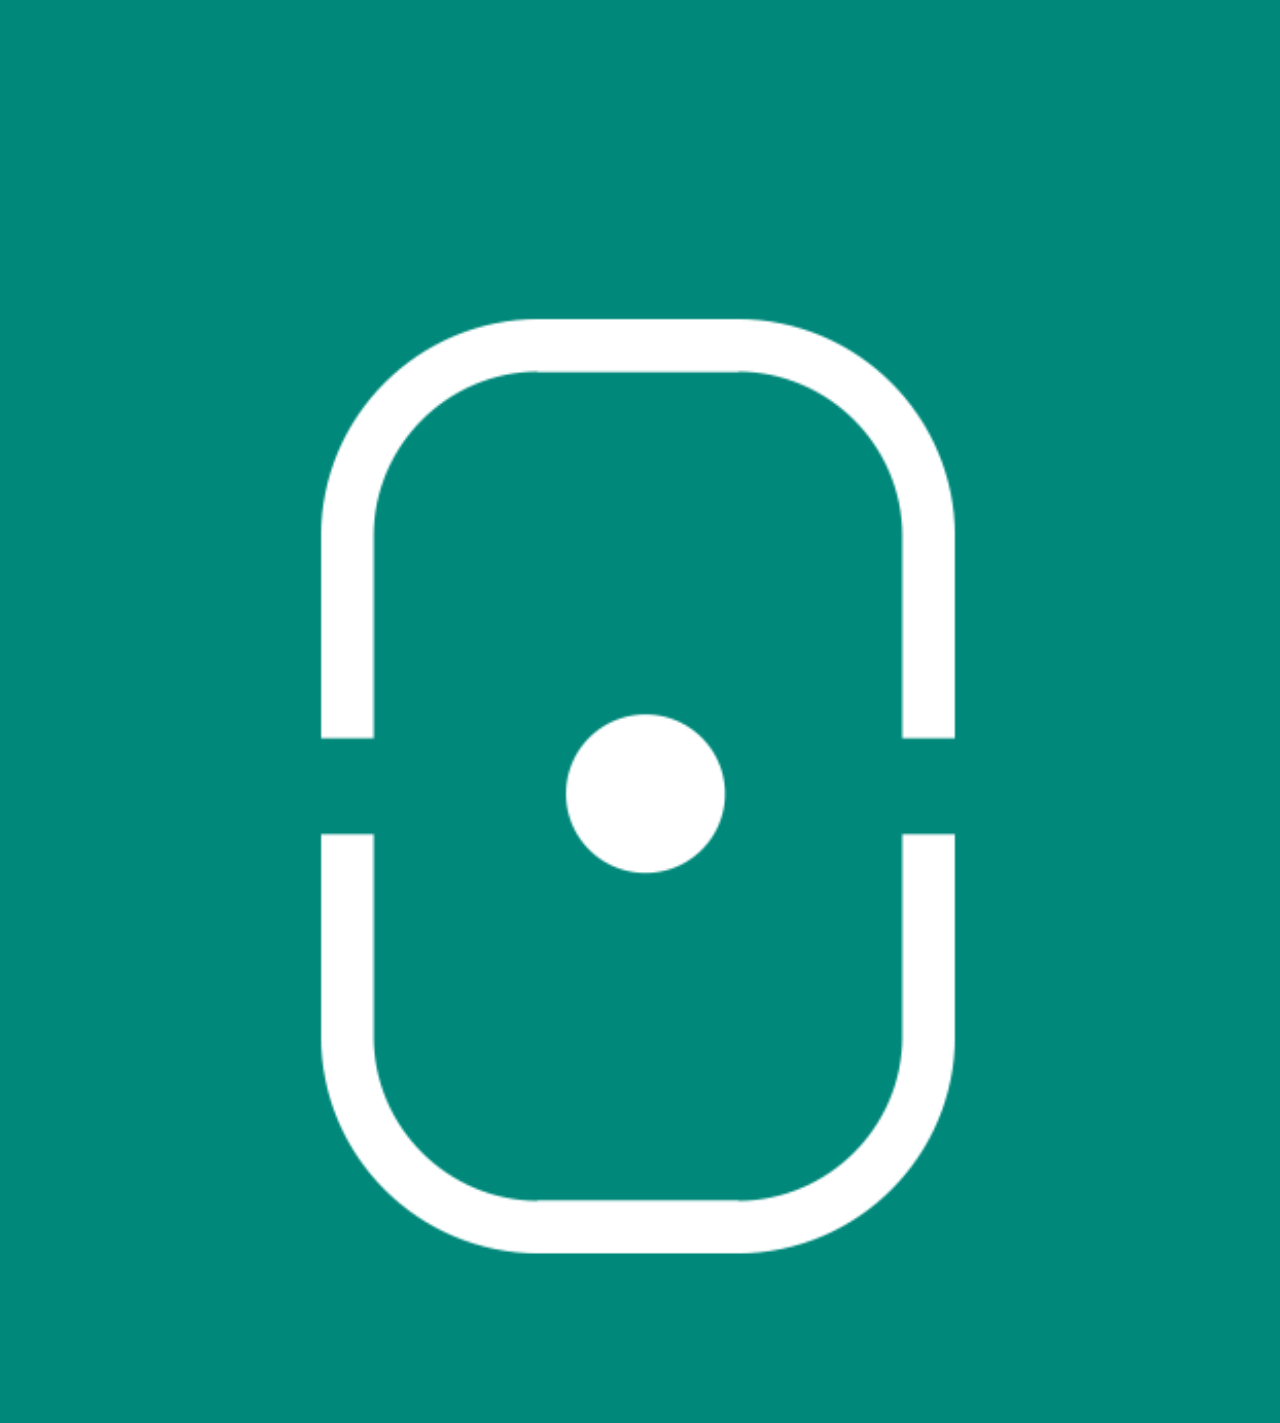
<file: www/index.html>
<!DOCTYPE html>
<html lang="ca">
<head>
  <meta charset="UTF-8">
  <meta name="viewport" content="width=device-width, initial-scale=1.0">
  <meta http-equiv="X-UA-Compatible" content="ie=edge">
  <meta http-equiv="refresh" content="5; url=html/login.html">
  <link rel="stylesheet" href="css/reset.css">
  <link rel="stylesheet" href="css/index.css">

  <title>Splash</title>
</head>
<body>
<div id="welcome">
    <img src="img/logo.png" height="100%" width="100%">
</div>
</body>
</html>
</file>
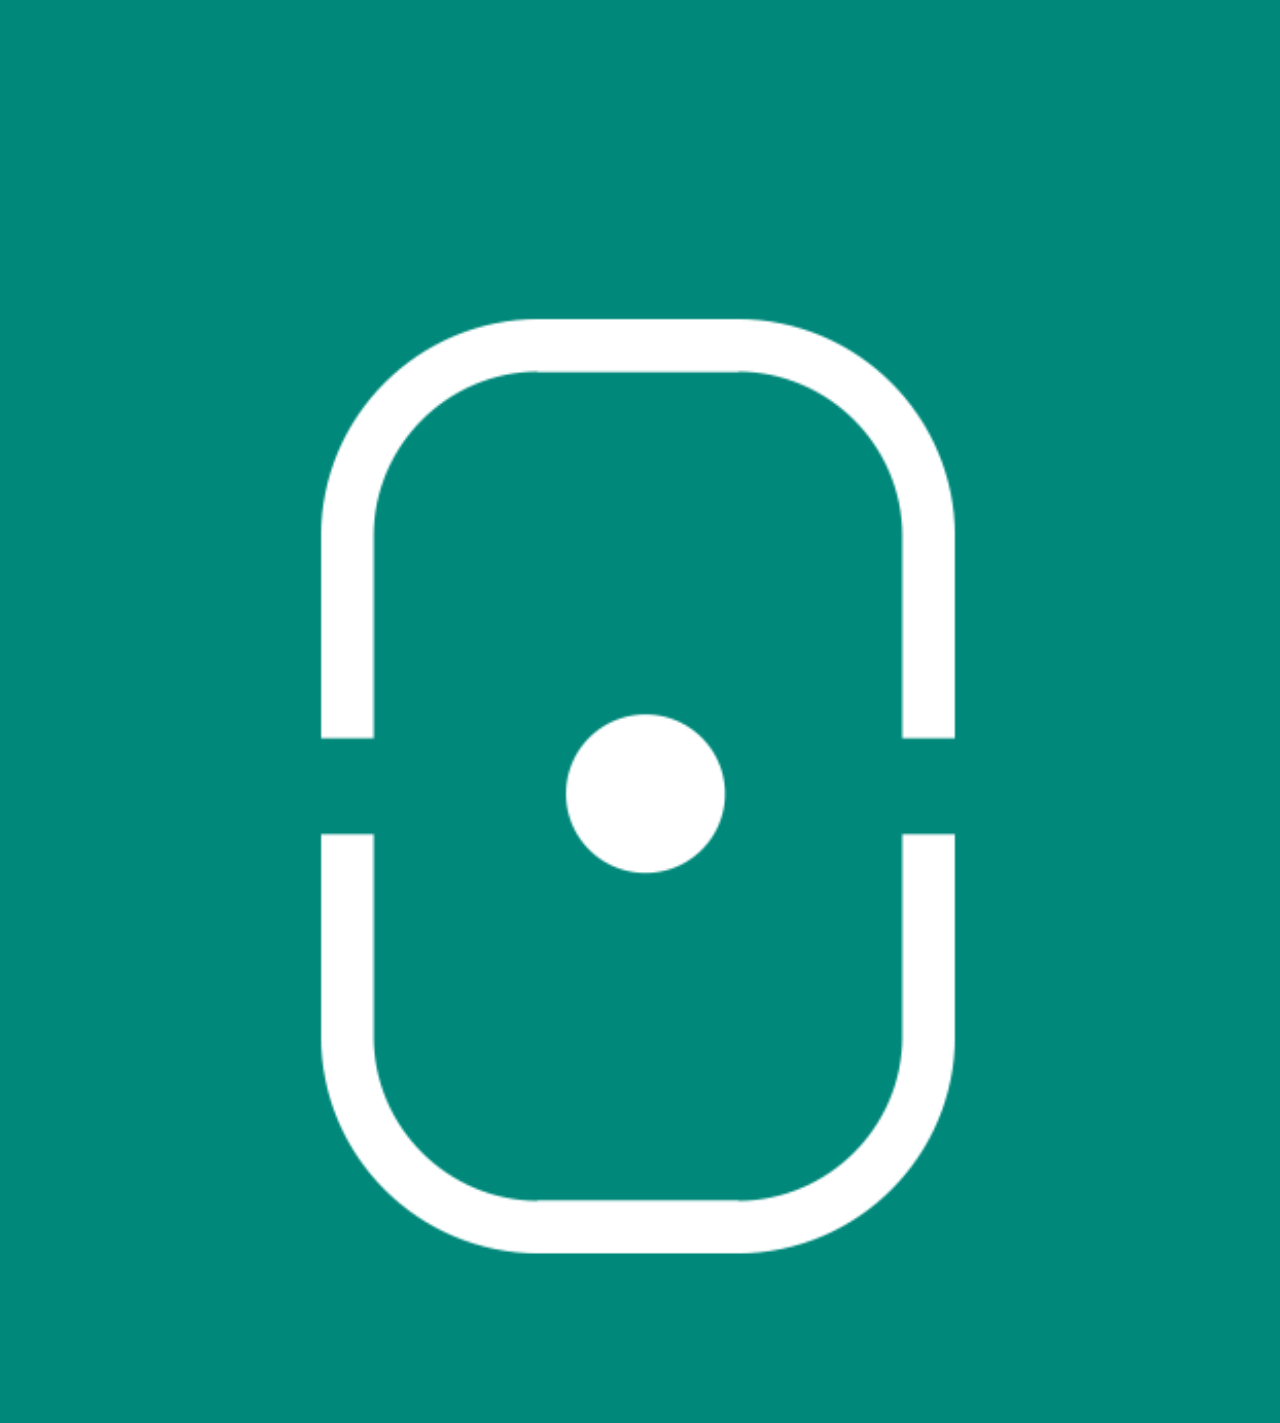
<file: www/html/index.html>
<!DOCTYPE html>
<html lang="ca">
<head>
  <meta charset="UTF-8">
  <meta name="viewport" content="width=device-width, initial-scale=1.0">
  <meta http-equiv="X-UA-Compatible" content="ie=edge">
  <meta http-equiv="refresh" content="5; url=../html/login.html">
  <link rel="stylesheet" href="../css/reset.css">
  <link rel="stylesheet" href="../css/index.css">

  <title>Splash</title>
</head>
<body>
<div id="welcome">
    <img src="../img/logo.png" height="100%" width="100%">
</div>
</body>
</html>
</file>
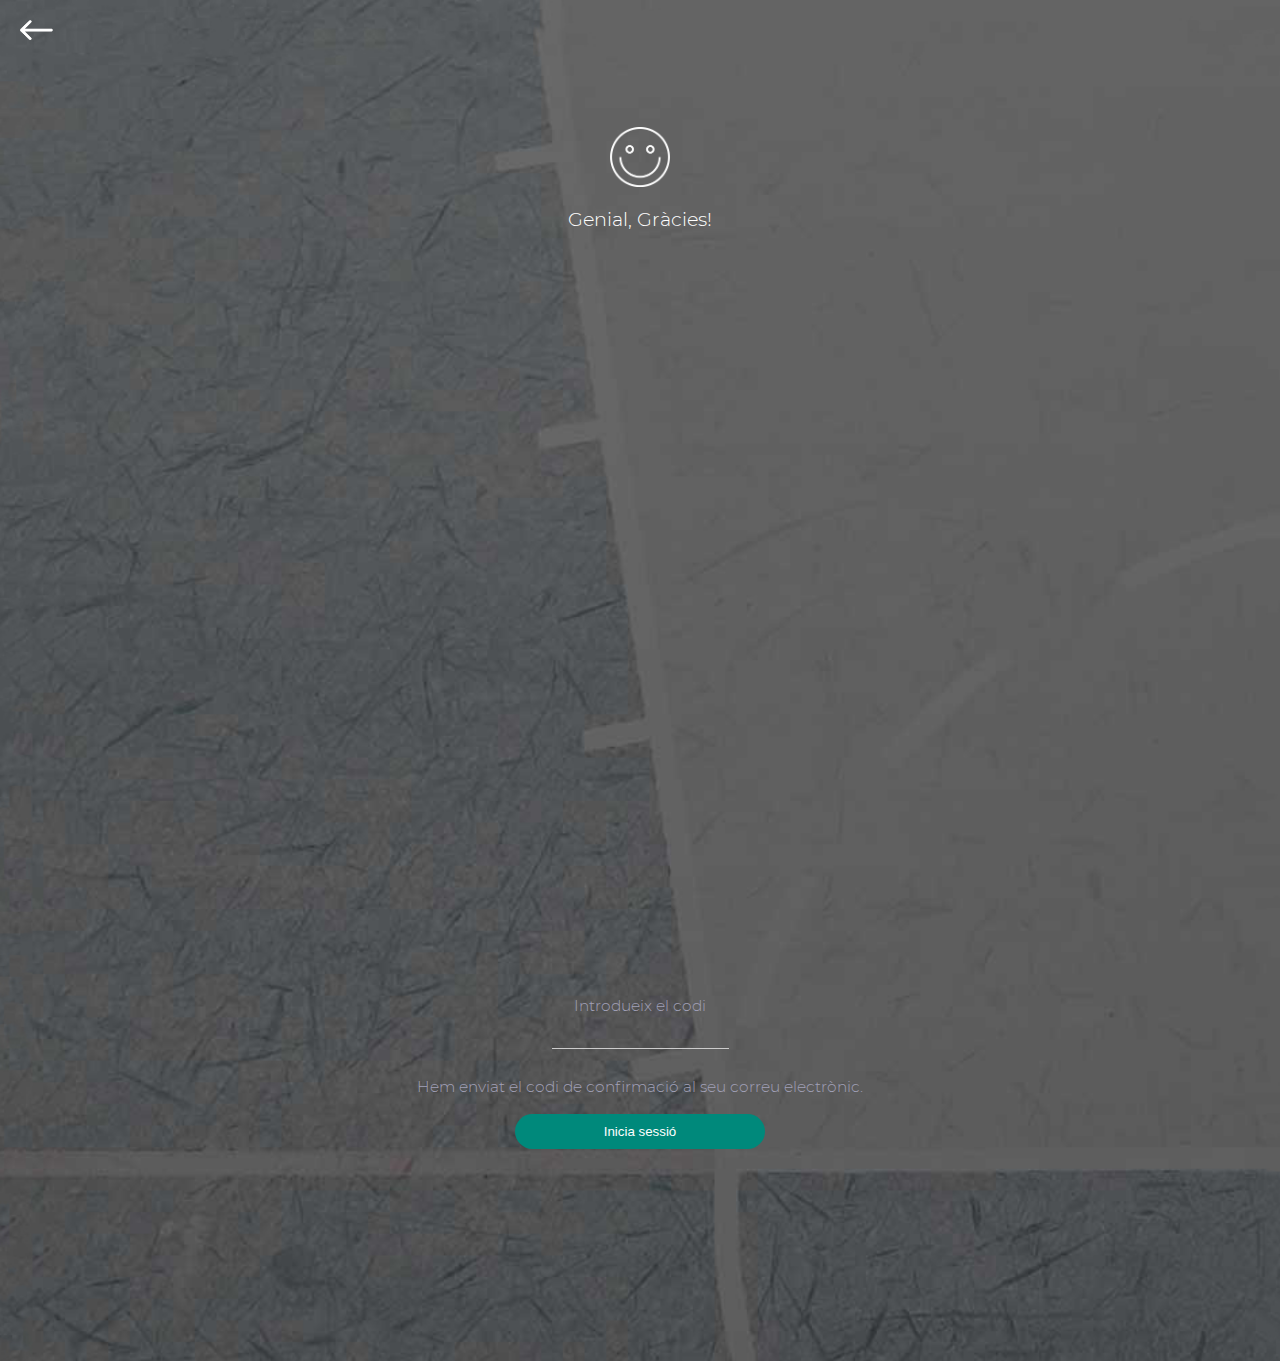
<file: www/html/confirmation.html>
<!DOCTYPE html>
<html lang="ca">
<head>
  <meta charset="UTF-8">
  <meta name="viewport" content="width=device-width, initial-scale=1.0">
  <meta http-equiv="X-UA-Compatible" content="ie=edge">
  <link rel="stylesheet" href="../css/reset.css">
  <link rel="stylesheet" href="../css/confirmation.css">
  <title>inici</title>
</head>
  <body>
    <div id="container">

      <div id="backbutton">
        <a href="../html/login.html"><img src="../img/backbutton.png" height="20px"></a>
      </div>

      <div id="loginformcontainer">
        <div id="loginforminside">
          <img src="../img/smile.png" height="60px">
              <h3>Genial, Gràcies!</h3></br>
            <petit>
              <form action="../html/login.html">
              <label>Introdueix el codi</label></br>
              <input class="inputado" type="text" placeholder="" required>
              <span class="focus-border"></span></br>
              <label>Hem enviat el codi de confirmació al seu correu electrònic.</label>
              </select>
              <input id="botoinicia" type="submit" value="Inicia sessió">
              </form>
            </petit>
        </div>
      </div>

    </div>
  </body>
</html>
</file>
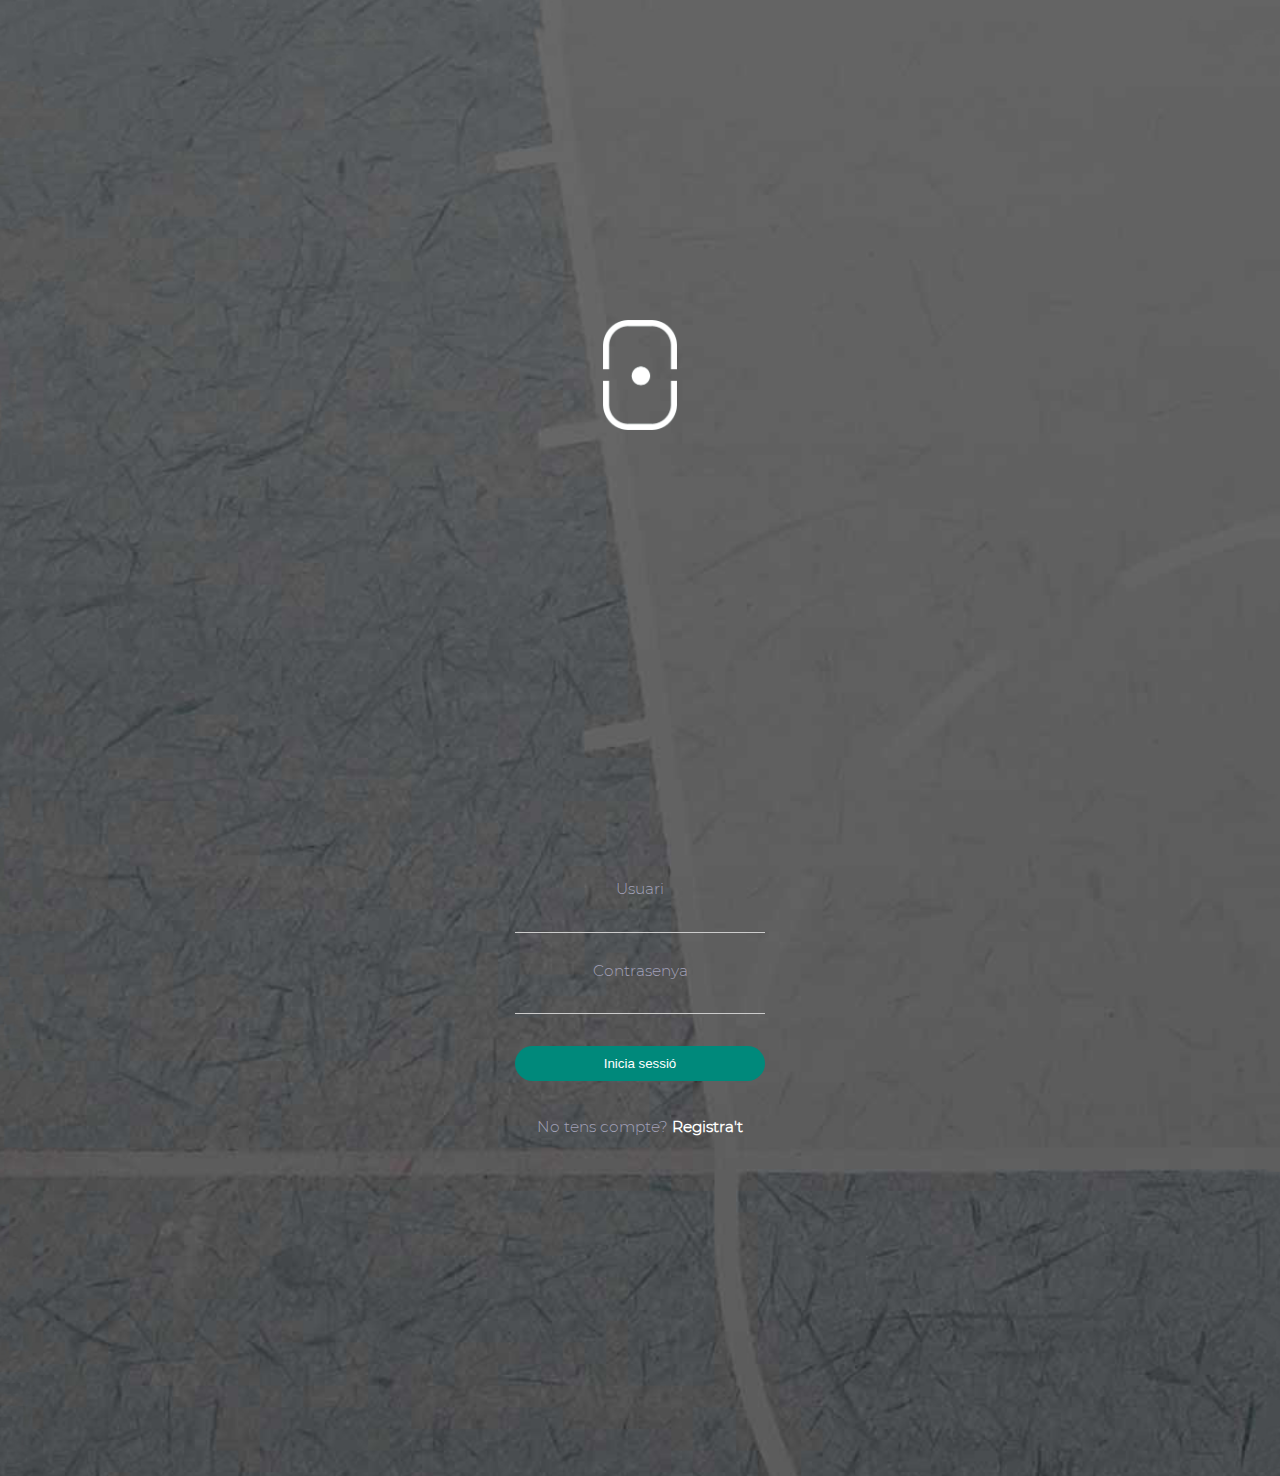
<file: www/html/login.html>
<!DOCTYPE html>
<html lang="ca">
<head>
  <meta charset="UTF-8">
  <meta name="viewport" content="width=device-width, initial-scale=1.0">
  <meta http-equiv="X-UA-Compatible" content="ie=edge">
  <link rel="stylesheet" href="../css/reset.css">
  <link rel="stylesheet" href="../css/login.css">
  <title>inici</title>
</head>
  <body>

    <div id="container">

        <div id="logoin">
          <div id="logocenter">
            <a class="registrat" href="../html/loginoudepascua.html"><img src="../img/logowhite.png" height="110px"></a>
          </div>
        </div>

        <div id="loginformcontainer">
          <div id="loginforminside">
              <petit>
              <li>
                <form action="../html/feed.html">
                <label>Usuari</label></br>
                <input class="inputado" type="text" placeholder="" required>
                <span class="focus-border"></span>
              </li>
              <li>
                <label>Contrasenya</label></br>
                <input class="inputado" type="password" placeholder="" required>
                <span class="focus-border"></span>
              </select>
              <input id="botoinicia" type="submit" value="Inicia sessió">
              </form>
              </li>
              </petit>
            <div id="registrat">
              <petit>No tens compte?</petit><a class="registrat" href="../html/signup.html"> Registra't</a>
            </div>
          </div>
        </div>

    </div>
  </body>
</html>
</file>
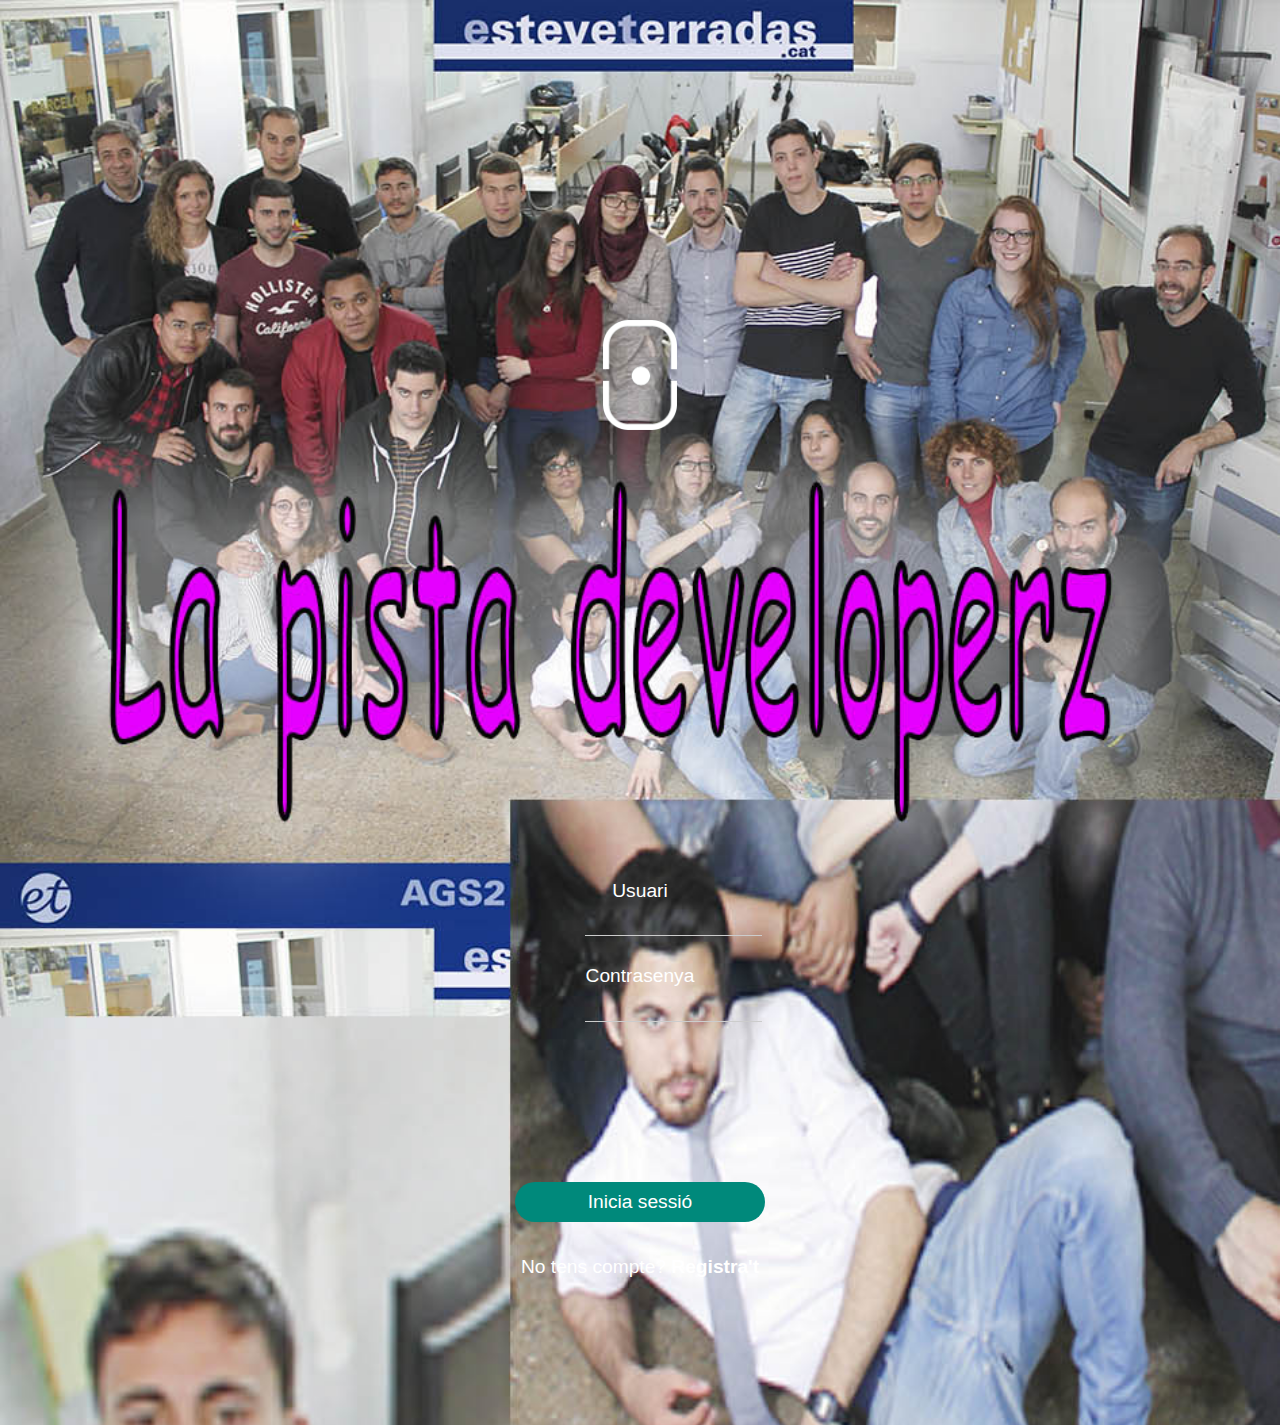
<file: www/html/loginoudepascua.html>
<!DOCTYPE html>
<html lang="ca">
<head>
  <meta charset="UTF-8">
  <meta name="viewport" content="width=device-width, initial-scale=1.0">
  <meta http-equiv="X-UA-Compatible" content="ie=edge">
  <link rel="stylesheet" href="../css/reset.css">
  <link rel="stylesheet" href="../css/loginoudepascua.css">
  <title>inici</title>
</head>
<body>
<div id="logoin">
  <div id="logocenter">
    <img src="../img/logowhite.png" height="110px">
  </div>
</div>

<div id="loginformcontainer">
  <div id="loginforminside">
    <li>
      <label>Usuari</label>
      <input class="input" type="text" placeholder="">
      <span class="focus-border"></span>
    </li>
    <li>
      <label>Contrasenya</label>
      <input class="input" type="password" placeholder="">
      <span class="focus-border"></span>
    </li>
  </div>
</div>



  <div id="botoinicia">
    <a class="inicia" href="../html/feed.html">Inicia sessió</a>
  </div>
  <div id="registrat">
    No tens compte?<a class="registrat" href="../html/signup.html"> Registra't</a>
  </div>



</body>
</html>
</file>
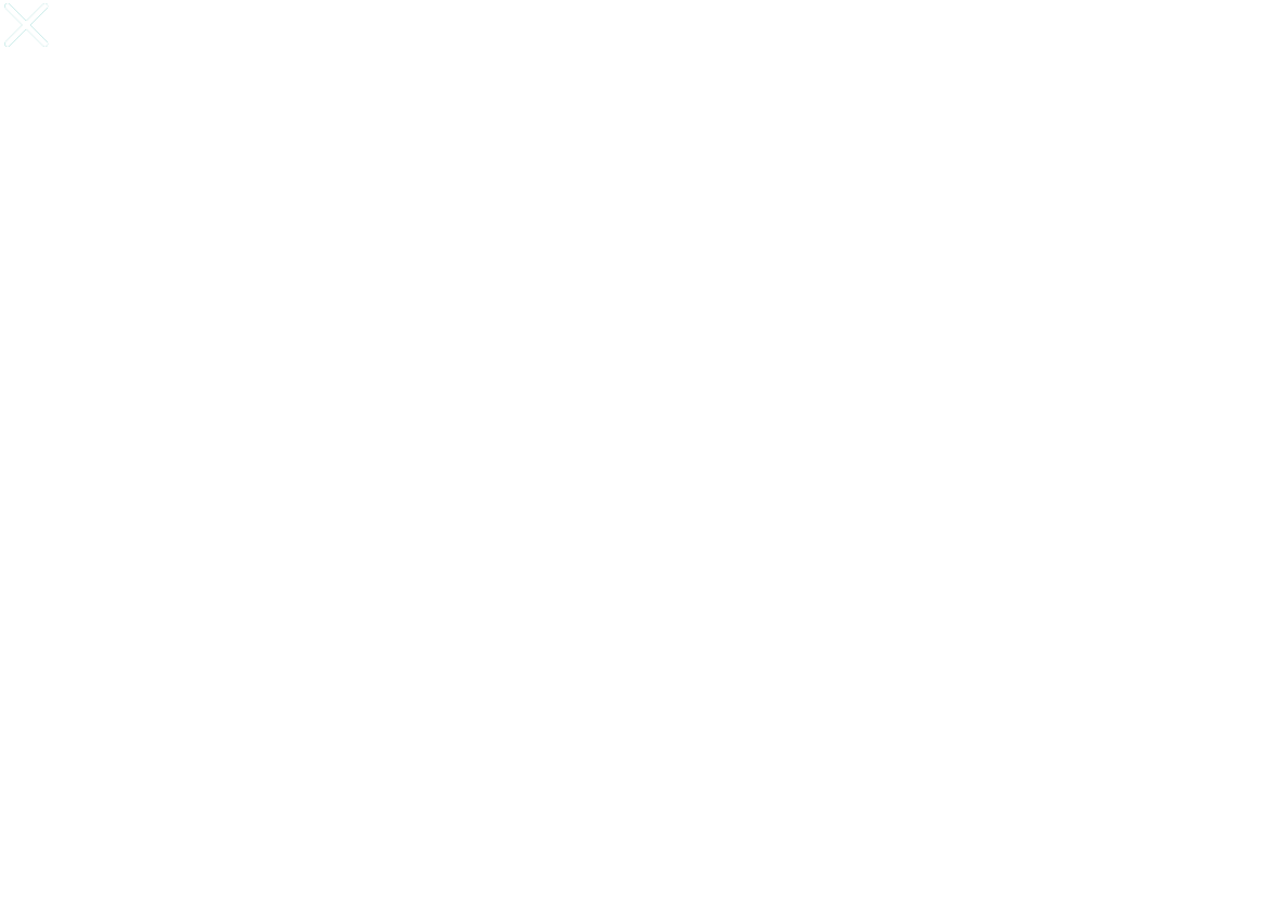
<file: www/html/menu.html>
<!DOCTYPE html>
<html lang="ca">
<head>
  <meta charset="UTF-8">
  <meta name="viewport" content="width=device-width, initial-scale=1.0">
  <meta http-equiv="X-UA-Compatible" content="ie=edge">
  <link rel="stylesheet" href="../css/reset.css">
  <link rel="stylesheet" href="../css/menu.css">
  <script type="text/javascript" language="javascript" src="../js/menu.js"></script>
  <title>inici</title>
</head>
<body>
  <div id="menunav">
    <li><img id="menutanca" onclick="tanca()" src="../img/cross.png" height="50px"></a></li>
    <li><img src="../img/logonamed.png" height="50px"></li>
    <li><img src="../img/profile.png" height="50px"></li>
    <li><a href="../html/profile.html"><p>Editar perfil</p></a></li>
    <li><a href="../html/newplan.html"><p>Crear pla</p></a></li>
    <li><a href="../html/inbox.html"><p>Missatges</p></a></li>
    <li><a href="../html/myplans.html"><p>Els teus plans</p></a></li>
    <li><a href="../html/calendar.html"><p>Calendari</p></a></li>
    <li><a href="../html/login.html"><p>Tanca sessió</p></a></li>
  </div>
<li><img id="menuobri" onclick="obri()" src="../img/cross.png" height="50px"></li>
</body>
</html>
</file>
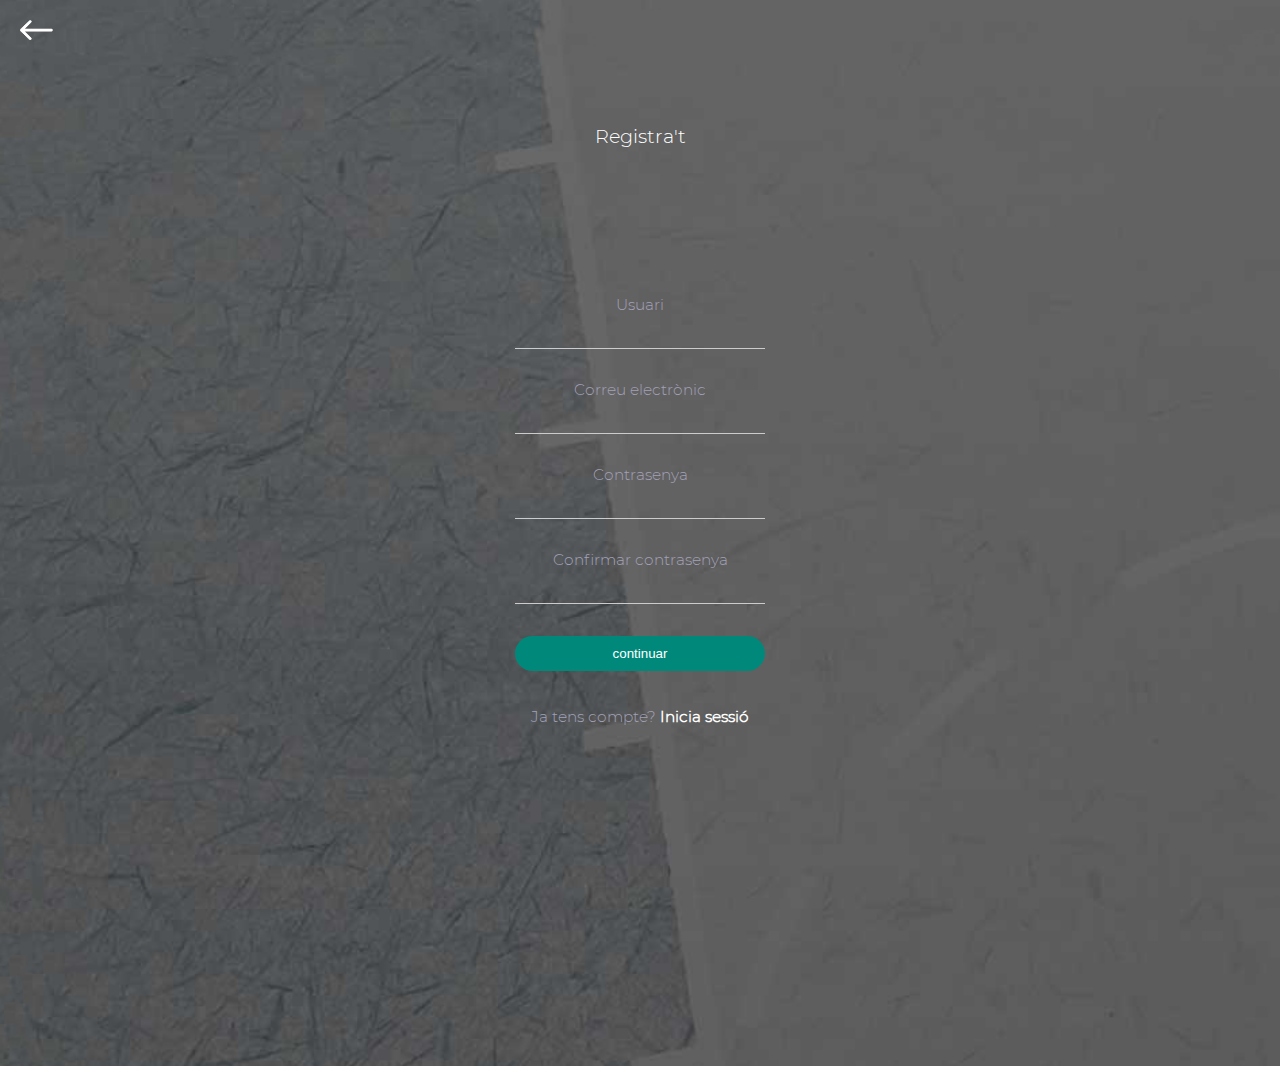
<file: www/html/signup.html>
<!DOCTYPE html>
<html lang="ca">
<head>
  <meta charset="UTF-8">
  <meta name="viewport" content="width=device-width, initial-scale=1.0">
  <meta http-equiv="X-UA-Compatible" content="ie=edge">
  <link rel="stylesheet" href="../css/reset.css">
  <link rel="stylesheet" href="../css/signup.css">
  <title>inici</title>
</head>
  <body>

    <div id="container">

      <div id="backbutton">
        <a href="../html/login.html"><img src="../img/backbutton.png" height="20px"></a>
      </div>

      <div id="loginformcontainer">
        <div id="loginforminside">

            <form action="../html/confirmation.html">

            <p class="margintitle">Registra't</p></br>

            <petit>
            <label>Usuari</label></br>
            <input class="inputado" type="text" placeholder="" required>
            <span class="focus-border"></span></br>

            <label>Correu electrònic</label></br>
            <input class="inputado" type="text" placeholder="" required>
            <span class="focus-border"></span></br>


            <label>Contrasenya</label></br>
            <input class="inputado" type="password" placeholder="" required>
            <span class="focus-border"></span></br>

            <label>Confirmar contrasenya</label></br>
            <input class="inputado" type="password" placeholder="" required>
            <span class="focus-border"></span></br>

            </select>
            <input id="botoinicia" type="submit" value="continuar">
            </form>
            </petit>

          <div id="registrat">
            <petit>Ja tens compte?</petit><a class="registrat" href="../html/login.html"> Inicia sessió</a>
          </div>
        </div>
      </div>
    </div>

  </body>
</html>
</file>
<file: www/css/index.css>
body {
  background-color: #00897b;
  font-size: 1.2em;
  font-family: Arial;
  color: white;
  margin-top: 80px;
}

@font-face {
    font-family: 'Montserrat';
    src: url('../fonts/Montserrat-Regular.woff2') format('woff2'),
        url('../fonts/Montserrat-Regular.woff') format('woff');
    font-weight: normal;
    font-style: normal;
}

@font-face {
    font-family: 'Montserrat-light';
    src: url('../fonts/Montserrat-Light.ttf')
}

@font-face {
    font-family: 'Montserrat-bold';
    src: url('../fonts/Montserrat-bold.ttf')
}

p{
	font-family: Montserrat-light;
}

b {
  font-family: Montserrat-bold;
}

#barra {
  position: fixed;
  height: 60px;
  top: 0;
  left: 0;
  right: 0;
  background-color: #00897b;
}

#menubutton {
  margin-top: 11px;
  float: left;
  padding-left: 3%;
  width: 30%

}

#logonamed {
  margin-top: 10px;
  float: left;
  text-align: center;
  width: 40%
}

#searchbutton {
  margin-top: 15px;
  float: right;
  padding-right: 3%;
  text-align: right;
  width: 24%
}

#welcome {
  margin-top: 140px;
  padding-left: 0 auto;
  padding-right: 0 auto;
  background-color: #00897b;
}

span {
  display: block;
  width: 45%;
  float: left;
  margin: 10px;
  background-color: pink;
}
</file>
<file: www/css/confirmation.css>
body {
  background-color: darkgray;
  font-size: 1.2em;
  font-family: Montserrat-light, Arial;
  color: white;
}

@font-face {
    font-family: 'Montserrat';
    src: url('../fonts/Montserrat-Regular.woff2') format('woff2'),
        url('../fonts/Montserrat-Regular.woff') format('woff');
    font-weight: normal;
    font-style: normal;
}

@font-face {
    font-family: 'Montserrat-light';
    src: url('../fonts/Montserrat-Light.ttf')
}

@font-face {
    font-family: 'Montserrat-bold';
    src: url('../fonts/Montserrat-bold.ttf')
}

p{
	font-family: Montserrat-light;
  margin-bottom: 10%;
}

b {
  font-family: Montserrat-bold;
}

petit {
  font-size: 0.8em;
  color: #a2a1b8;
}

#container {
  background-image: url(../img/courtbackground.jpg);
  background-size: 100%;
  background-repeat: no-repeat;
  height: auto;
  width: auto;
}

.inputado {
  border: 0;
  padding: 4px 0;
  border-bottom: 1px solid #ccc;
  background-color: transparent;
  color: white;
}

#loginformcontainer {
  padding-top: 5%;
  padding-bottom: 15%;
  width: 100%;

}

#loginforminside {
  width: 90%;
  height: auto;
  display: block;
  margin: 0 auto;
  text-align: center;
}

#loginforminside img{
margin-bottom: 20px;
}

#loginforminside h3{
margin-bottom: 65%;
}

input {
  margin-top: 12px;
  margin-bottom: 30px;
  border: none;
}

#botoinicia {
  background-color: #00897b;
  border-radius: 30px;
  height: 30px;
  width: 250px;
  color: white;
  text-align: center;
  padding-top: 10px;
  padding-bottom: 25px;
  display: block;
  margin: 0 auto;
  text-align: center;
  margin-bottom: 20px;
  margin-top: 20px;
}

#reenvia {
  height: 40px;
  width: 350px;
  color: white;
  text-align: center;
  padding-top: 15px;
}

#registrat {
  height: 40px;
  width: 350px;
  color: white;
  text-align: center;
  padding-top: 15px;
}

#backbutton {
  padding: 20px;
}

a.registrat:link {
  text-decoration:none;
  color: white;
  font-weight: bold;
}
a.registrat:visited {
  text-decoration:none;
  color: white;
  font-weight: bold;
}
a.registrat:hover {
  text-decoration:none;
  color: white;
  font-weight: bold;
}

a.inicia:link {
  text-decoration:none;
  color: white;
}
a.inicia:visited {
  text-decoration:none;
  color: white;
}
a.inicia:hover {
  text-decoration:none;
  color: white;
}

li {
  list-style:none;
}
</file>
<file: www/css/login.css>
body {
  background-color: darkgray;
  font-size: 1.2em;
  font-family: Montserrat-light, Arial;
  color: white;
}

@font-face {
    font-family: 'Montserrat';
    src: url('../fonts/Montserrat-Regular.woff2') format('woff2'),
        url('../fonts/Montserrat-Regular.woff') format('woff');
    font-weight: normal;
    font-style: normal;
}

@font-face {
    font-family: 'Montserrat-light';
    src: url('../fonts/Montserrat-Light.ttf')
}

@font-face {
    font-family: 'Montserrat-bold';
    src: url('../fonts/Montserrat-bold.ttf')
}

p{
	font-family: Montserrat-light;
  margin-bottom: 10%;
}

b {
  font-family: Montserrat-bold;
}

petit {
  font-size: 0.8em;
  color: #a2a1b8;
}

#container {
  background-image: url(../img/courtbackground.jpg);
  background-size: 100%;
  background-repeat: no-repeat;
  height: auto;
  width: auto;
}

.inputado {
  border: 0;
  padding: 4px 0;
  border-bottom: 1px solid #ccc;
  background-color: transparent;
  color: white;
  width: 250px;
}

#logoin {
  padding-top: 25%;
  padding-bottom: 30%;
  width: 100%
}

#logocenter {
  width: 75px;;
  height: auto;
  display: block;
  margin: 0 auto;
}

#loginformcontainer {
  padding-top: 5%;
  padding-bottom: 15%;
  width: 100%;

}

#loginforminside {
  width: 100%;
  height: auto;
  display: block;
  margin: 0 auto;
  text-align: center;
}

input {
  margin-top: 12px;
  margin-bottom: 30px;
  border: none;
}

#botoinicia {
  background-color: #00897b;
  border-radius: 30px;
  height: 30px;
  width: 250px;
  color: white;
  text-align: center;
  padding-top: 10px;
  padding-bottom: 25px;
  display: block;
  margin: 0 auto;
  text-align: center;
  margin-bottom: 20px;
  margin-top: 2px;
}

#registrat {
  height: 40px;
  width: 350px;
  color: white;
  text-align: center;
  padding-top: 15px;
  display: block;
  margin: 0 auto;
  text-align: center;
  margin-bottom: 10%;
}

a.registrat:link {
  text-decoration:none;
  color: white;
  font-weight: bold;
  font-size: 0.8em;
}
a.registrat:visited {
  text-decoration:none;
  color: white;
  font-weight: bold;
  font-size: 0.8em;
}
a.registrat:hover {
  text-decoration:none;
  color: white;
  font-weight: bold;
  font-size: 0.8em;
}

a.inicia:link {
  text-decoration:none;
  color: white;
  font-size: 0.8em;
}
a.inicia:visited {
  text-decoration:none;
  color: white;
  font-size: 0.8em;
}
a.inicia:hover {
  text-decoration:none;
  color: white;
  font-size: 0.8em;
}

li {
  list-style:none;
}
</file>
<file: www/css/loginoudepascua.css>
body {
  background-image: url(../img/courtbackgroundeasteregg.jpg);
  background-size: 100%;
  background-repeat: no-repeat;
  background-color: #555555;
  font-size: 1.2em;
  font-family: Arial;
  color: white;
}

.input {
  border: 0;
  padding: 4px 0;
  border-bottom: 1px solid #ccc;
  background-color: transparent;
  color: white;
}
/*new*/
#logoin {
  padding-top: 25%;
  padding-bottom: 30%;
  width: 100%
}

#logocenter {
  width: 75px;;
  height: auto;
  display: block;
  margin: 0 auto;
}

#loginformcontainer {
  padding-top: 5%;
  padding-bottom: 10%;
  width: 100%
}

#loginforminside {
  width: 110px;;
  height: auto;
  display: block;
  margin: 0 auto;
  text-align: center;
}

input {
  background-color: pink;
  margin-top: 12px;
  margin-bottom: 30px;
}

#botoinicia {
  background-color: #00897b;
  border-radius: 30px;
  height: 30px;
  width: 250px;
  color: white;
  text-align: center;
  padding-top: 10px;
  display: block;
  margin: 0 auto;
  text-align: center;
  margin-bottom: 20px;
  margin-top: 2px;
}

#registrat {
  height: 40px;
  width: 350px;
  color: white;
  text-align: center;
  padding-top: 15px;
  display: block;
  margin: 0 auto;
  text-align: center;
  margin-bottom: 10%;
}
/*end-of-new*/




a.registrat:link {
  text-decoration:none;
  color: white;
  font-weight: bold;
}
a.registrat:visited {
  text-decoration:none;
  color: white;
  font-weight: bold;
}
a.registrat:hover {
  text-decoration:none;
  color: white;
  font-weight: bold;
}

a.inicia:link {
  text-decoration:none;
  color: white;
}
a.inicia:visited {
  text-decoration:none;
  color: white;
}
a.inicia:hover {
  text-decoration:none;
  color: white;
}

li {
  list-style:none;
}
</file>
<file: www/css/menu.css>
#menunav {
  z-index: 1;
  background-color: #00897b;
  width: 75%;
  height: 100%;
  position: fixed;
  top: 0;
  left: -100%;
  display: block
}

a:link {
  text-decoration:none;
  color: white;
}
a:visited {
  text-decoration:none;
  color: white;
}
a:hover {
  text-decoration:none;
  color: white;
}

li {
  list-style:none;
}

#categories {
  float: left;
  margin-top: 15px;
  width: 100%;
  font-size: 20px;
  text-align: center;
  line-height: 60px;
}

#perfil {
  float: left;
  width: 90%;
  padding-left: 10%;
  font-size: 20px;
}

#perfil img{
  float: left;
  margin-right: 10px;
}

#perfil p{
  padding-top: 20px;
}

#cross {
  float: left;
  display: inline;
  padding-left: 10px;
  width: 15%;
}

#logomenu {
  float: right;
  display: inline;
  text-align: right;
  padding-right: 35%;
  padding-top: 20px;
  width: 20%;
  height: 60px;


}

#cross img {
  margin-top: 20px;
  float: left;
  display: inline;
  padding-left: 3%;
}
</file>
<file: www/css/signup.css>
body {
  background-color: darkgray;
  font-size: 1.2em;
  font-family: Montserrat-light, Arial;
  color: white;
}

@font-face {
    font-family: 'Montserrat';
    src: url('../fonts/Montserrat-Regular.woff2') format('woff2'),
        url('../fonts/Montserrat-Regular.woff') format('woff');
    font-weight: normal;
    font-style: normal;
}

@font-face {
    font-family: 'Montserrat-light';
    src: url('../fonts/Montserrat-Light.ttf')
}

@font-face {
    font-family: 'Montserrat-bold';
    src: url('../fonts/Montserrat-bold.ttf')
}

p{
	font-family: Montserrat-light;
  margin-bottom: 10%;
}

b {
  font-family: Montserrat-bold;
}

#container {
  background-image: url(../img/courtbackground.jpg);
  background-size: 100%;
  background-repeat: no-repeat;
  height: auto;
  width: auto;
}

.inputado {
  border: 0;
  padding: 4px 0;
  border-bottom: 1px solid #ccc;
  background-color: transparent;
  color: white;
  width: 250px;
}

#logoin {
  padding-top: 25%;
  padding-bottom: 30%;
  width: 100%
}

#logocenter {
  width: 75px;;
  height: auto;
  display: block;
  margin: 0 auto;
}

#loginformcontainer {
  padding-top: 5%;
  padding-bottom: 15%;
  width: 100%;

}

#loginforminside {
  width: 100%;
  height: auto;
  display: block;
  margin: 0 auto;
  text-align: center;
}

petit {
  font-size: 0.8em;
  color: #a2a1b8;
}

#backbutton {
  padding: 20px;
}

input {
  margin-top: 12px;
  margin-bottom: 30px;
  border: none;
}

#botoinicia {
  background-color: #00897b;
  border-radius: 30px;
  height: 30px;
  width: 250px;
  color: white;
  text-align: center;
  padding-top: 10px;
  padding-bottom: 25px;
  display: block;
  margin: 0 auto;
  text-align: center;
  margin-bottom: 20px;
  margin-top: 2px;
}

#registrat {
  height: 40px;
  width: 350px;
  color: white;
  text-align: center;
  padding-top: 15px;
  display: block;
  margin: 0 auto;
  text-align: center;
  margin-bottom: 10%;
}

a.registrat:link {
  text-decoration:none;
  color: white;
  font-weight: bold;
  font-size: 0.8em;
}
a.registrat:visited {
  text-decoration:none;
  color: white;
  font-weight: bold;
  font-size: 0.8em;
}
a.registrat:hover {
  text-decoration:none;
  color: white;
  font-weight: bold;
  font-size: 0.8em;
}

a.inicia:link {
  text-decoration:none;
  color: white;
  font-size: 0.8em;
}
a.inicia:visited {
  text-decoration:none;
  color: white;
  font-size: 0.8em;
}
a.inicia:hover {
  text-decoration:none;
  color: white;
  font-size: 0.8em;
}

li {
  list-style:none;
}
</file>
